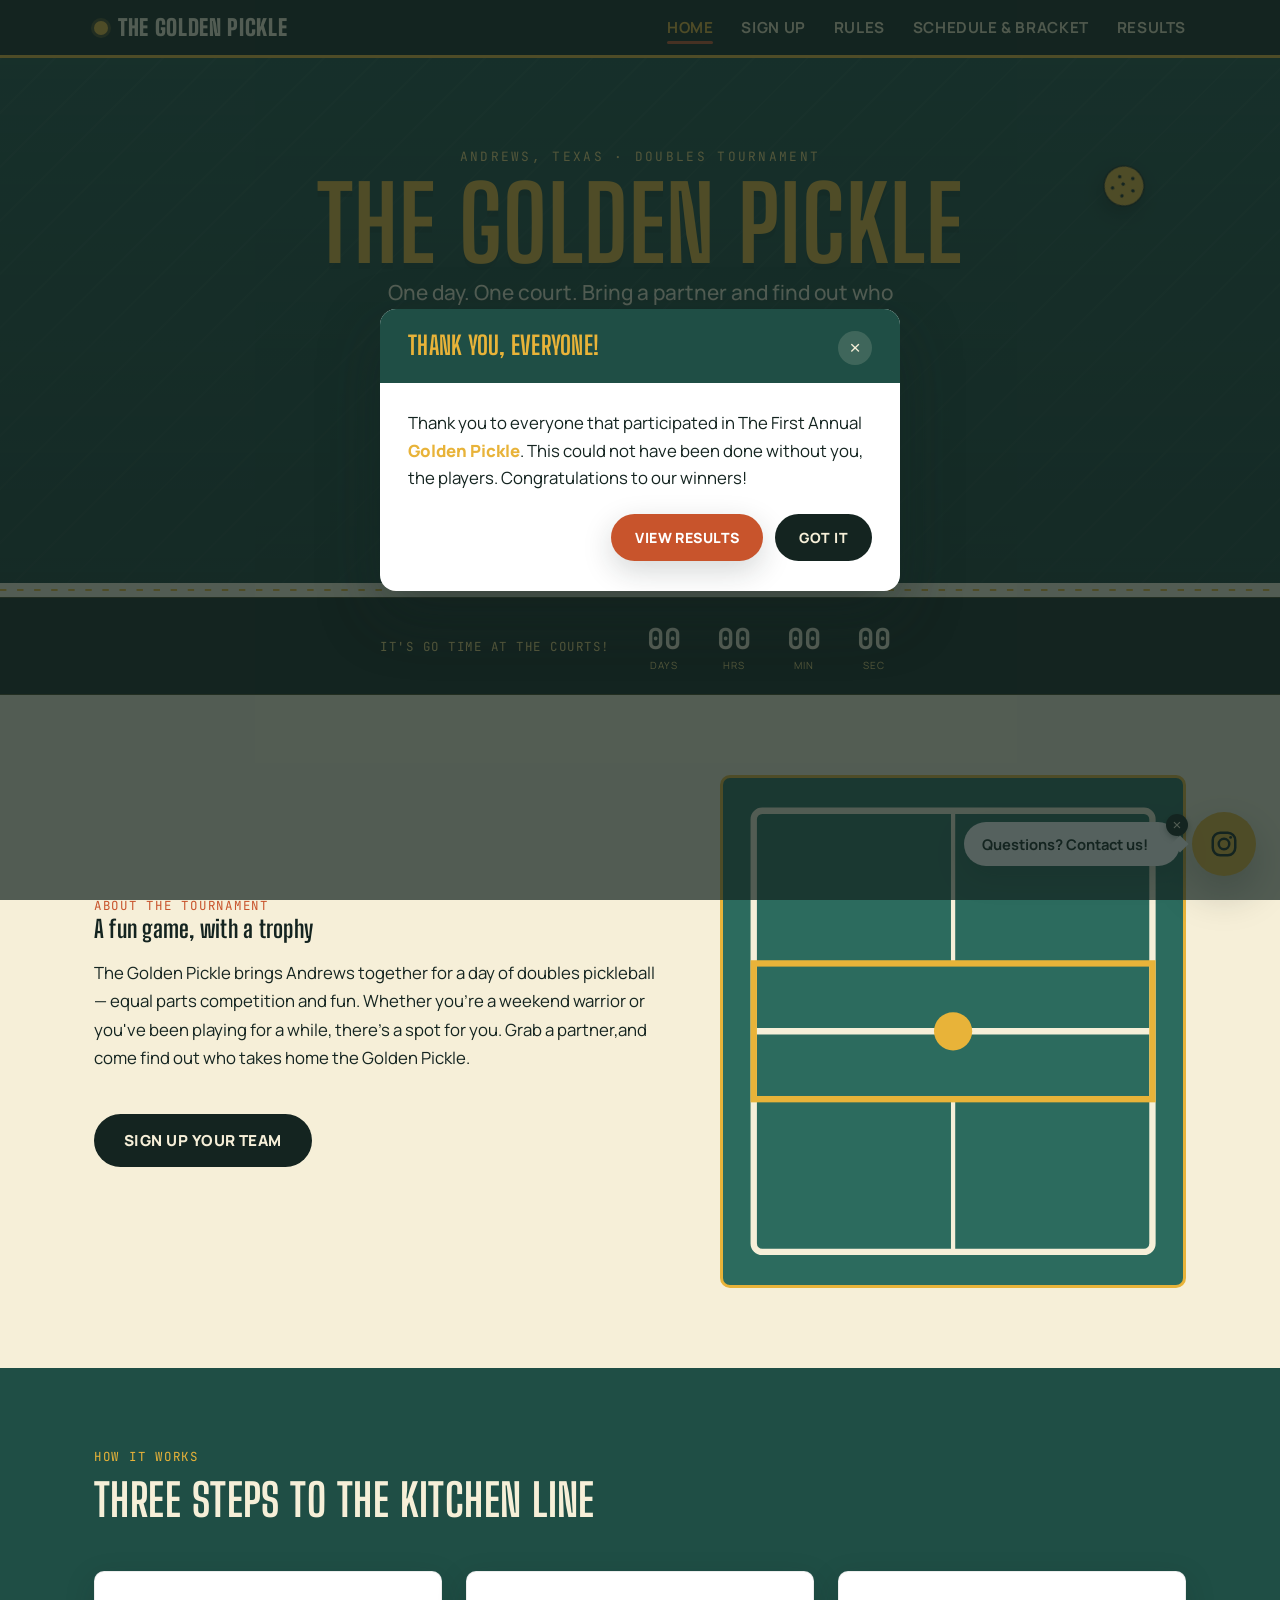
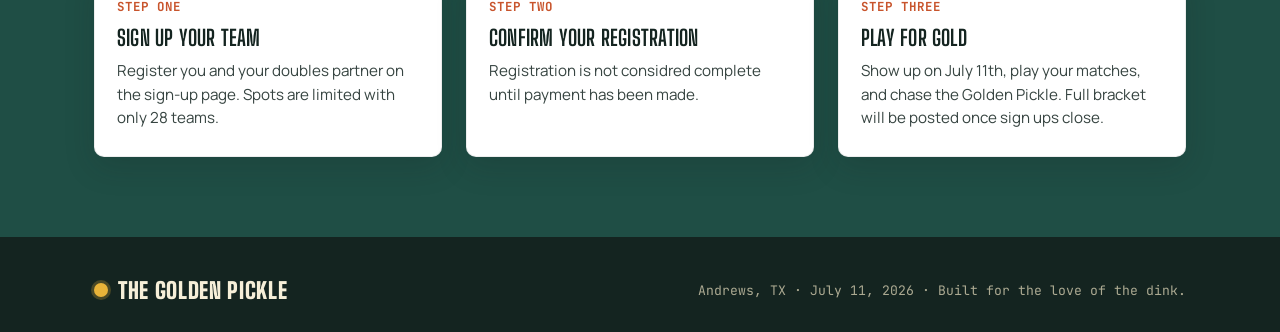
<file: index.html>
<!DOCTYPE html>
<html lang="en">
<head>
<meta charset="UTF-8">
<meta name="viewport" content="width=device-width, initial-scale=1.0">
<title>The Golden Pickle — Andrews, TX Pickleball Tournament</title>
<meta name="description" content="The Golden Pickle doubles pickleball tournament — July 11, 2026 at the Andrews, TX pickleball courts. Sign up, check the schedule, and follow the results.">
<link rel="stylesheet" href="css/style.css">
</head>
<body>

<header class="site-nav">
  <div class="wrap">
    <a href="index.html" class="brand"><span class="ball-dot"></span> The Golden Pickle</a>
    <button class="nav-toggle" aria-label="Toggle menu" aria-expanded="false">☰</button>
    <ul class="nav-links">
      <li><a href="index.html" class="active">Home</a></li>
      <li><a href="signup.html">Sign Up</a></li>
      <li><a href="rules.html">Rules</a></li>
      <li><a href="schedule.html">Schedule & Bracket</a></li>
      <li><a href="results.html">Results</a></li>
    </ul>
  </div>
</header>

<section class="hero">
  <div class="ball-arc" aria-hidden="true">
    <svg viewBox="0 0 64 64"><circle cx="32" cy="32" r="28" fill="#E8B339" stroke="#142420" stroke-width="2"/>
      <circle cx="22" cy="22" r="2.4" fill="#142420"/><circle cx="40" cy="18" r="2.4" fill="#142420"/>
      <circle cx="46" cy="34" r="2.4" fill="#142420"/><circle cx="34" cy="46" r="2.4" fill="#142420"/>
      <circle cx="18" cy="40" r="2.4" fill="#142420"/><circle cx="30" cy="30" r="2.4" fill="#142420"/>
    </svg>
  </div>
  <div class="wrap hero-inner">
    <div class="hero-eyebrow">Andrews, Texas · Doubles Tournament</div>
    <h1>The Golden Pickle</h1>
    <p class="hero-sub">One day. One court. Bring a partner and find out who really runs Andrews pickleball.</p>
    <div class="chip-row">
      <div class="chip"><span class="chip-label">Date</span><span class="chip-value" data-event-date>July 11, 2026</span></div>
      <div class="chip"><span class="chip-label">Location</span><span class="chip-value" data-event-city>Andrews, TX</span></div>
      <div class="chip"><span class="chip-label">Format</span><span class="chip-value" data-event-format>Doubles</span></div>
    </div>
    <div class="hero-ctas">
      <a href="signup.html" class="btn btn-primary">Sign Up Your Team</a>
      <a href="schedule.html" class="btn btn-outline">See Bracket & Schedule</a>
    </div>
  </div>
</section>

<svg class="kitchen-line" viewBox="0 0 1200 14" preserveAspectRatio="none" aria-hidden="true">
  <path d="M0,7 H1200" />
</svg>

<div class="countdown-strip">
  <div class="wrap" data-countdown>
    <span class="countdown-label" data-countdown-label>Countdown to kitchen-side kickoff</span>
    <div class="countdown-units">
      <div class="countdown-unit"><span class="num" data-d>00</span><span class="lbl">Days</span></div>
      <div class="countdown-unit"><span class="num" data-h>00</span><span class="lbl">Hrs</span></div>
      <div class="countdown-unit"><span class="num" data-m>00</span><span class="lbl">Min</span></div>
      <div class="countdown-unit"><span class="num" data-s>00</span><span class="lbl">Sec</span></div>
    </div>
  </div>
</div>

<section class="section section-cream">
  <div class="wrap cols-2">
    <div>
      <div class="section-eyebrow">About the tournament</div>
      <h2>A fun game, with a trophy</h2>
      <p style="line-height:1.7; margin-top:16px; font-size:1.05rem;">
        The Golden Pickle brings Andrews together for a day of doubles pickleball —
        equal parts competition and fun. Whether you're a weekend
        warrior or you've been playing for a while, there's a spot
        for you. Grab a partner,and come find out who takes home the 
        Golden Pickle.
      </p>
      <a href="signup.html" class="btn btn-dark" style="margin-top:24px;">Sign Up Your Team</a>
    </div>
    <div class="court-diagram" aria-hidden="true">
      <svg viewBox="0 0 200 220" width="100%">
        <rect x="6" y="6" width="188" height="208" rx="4" fill="none" stroke="#F6EFD8" stroke-width="3"/>
        <line x1="6" y1="110" x2="194" y2="110" stroke="#F6EFD8" stroke-width="3"/>
        <line x1="100" y1="6" x2="100" y2="78" stroke="#F6EFD8" stroke-width="2"/>
        <line x1="100" y1="142" x2="100" y2="214" stroke="#F6EFD8" stroke-width="2"/>
        <rect x="6" y="78" width="188" height="64" fill="none" stroke="#E8B339" stroke-width="3"/>
        <circle cx="100" cy="110" r="9" fill="#E8B339"/>
      </svg>
    </div>
  </div>
</section>

<section class="section section-court">
  <div class="wrap">
    <div class="section-head">
      <div class="section-eyebrow">How it works</div>
      <h2>Three steps to the kitchen line</h2>
    </div>
    <div class="steps">
      <div class="step-card">
        <div class="step-tag">Step One</div>
        <h3>Sign up your team</h3>
        <p>Register you and your doubles partner on the sign-up page. Spots are limited with only 28 teams.</p>
      </div>
      <div class="step-card">
        <div class="step-tag">Step Two</div>
        <h3>Confirm your registration</h3>
        <p>Registration is not considred complete until payment has been made.</p>
      </div>
      <div class="step-card">
        <div class="step-tag">Step Three</div>
        <h3>Play for gold</h3>
        <p>Show up on July 11th, play your matches, and chase the Golden Pickle. Full bracket will be posted once sign ups close.</p>
      </div>
    </div>
  </div>
</section>

<footer class="site-footer">
  <div class="wrap">
    <div class="brand"><span class="ball-dot"></span> The Golden Pickle</div>
    <div class="footer-fine">Andrews, TX · July 11, 2026 · Built for the love of the dink.</div>
  </div>
</footer>

<div class="social-fab-wrap" id="social-fab-wrap">
  <div class="social-bubble" id="social-bubble">
    <button class="social-bubble-close" id="social-bubble-close" type="button" aria-label="Dismiss">&times;</button>
    <span>Questions? Contact us!</span>
  </div>
  <a class="social-fab" href="https://www.instagram.com/andrewstxpickleball/" target="_blank" rel="noopener noreferrer" aria-label="Visit The Golden Pickle on Instagram">
    <svg viewBox="0 0 24 24" width="30" height="30" fill="none" stroke="currentColor" stroke-width="2" stroke-linecap="round" stroke-linejoin="round" aria-hidden="true">
      <rect x="3" y="3" width="18" height="18" rx="6"/>
      <circle cx="12" cy="12" r="4.2"/>
      <circle cx="17.3" cy="6.7" r="1.15" fill="currentColor" stroke="none"/>
    </svg>
  </a>
</div>


<script src="js/data.js"></script>
<script src="js/main.js"></script>
</body>
</html>
</file>
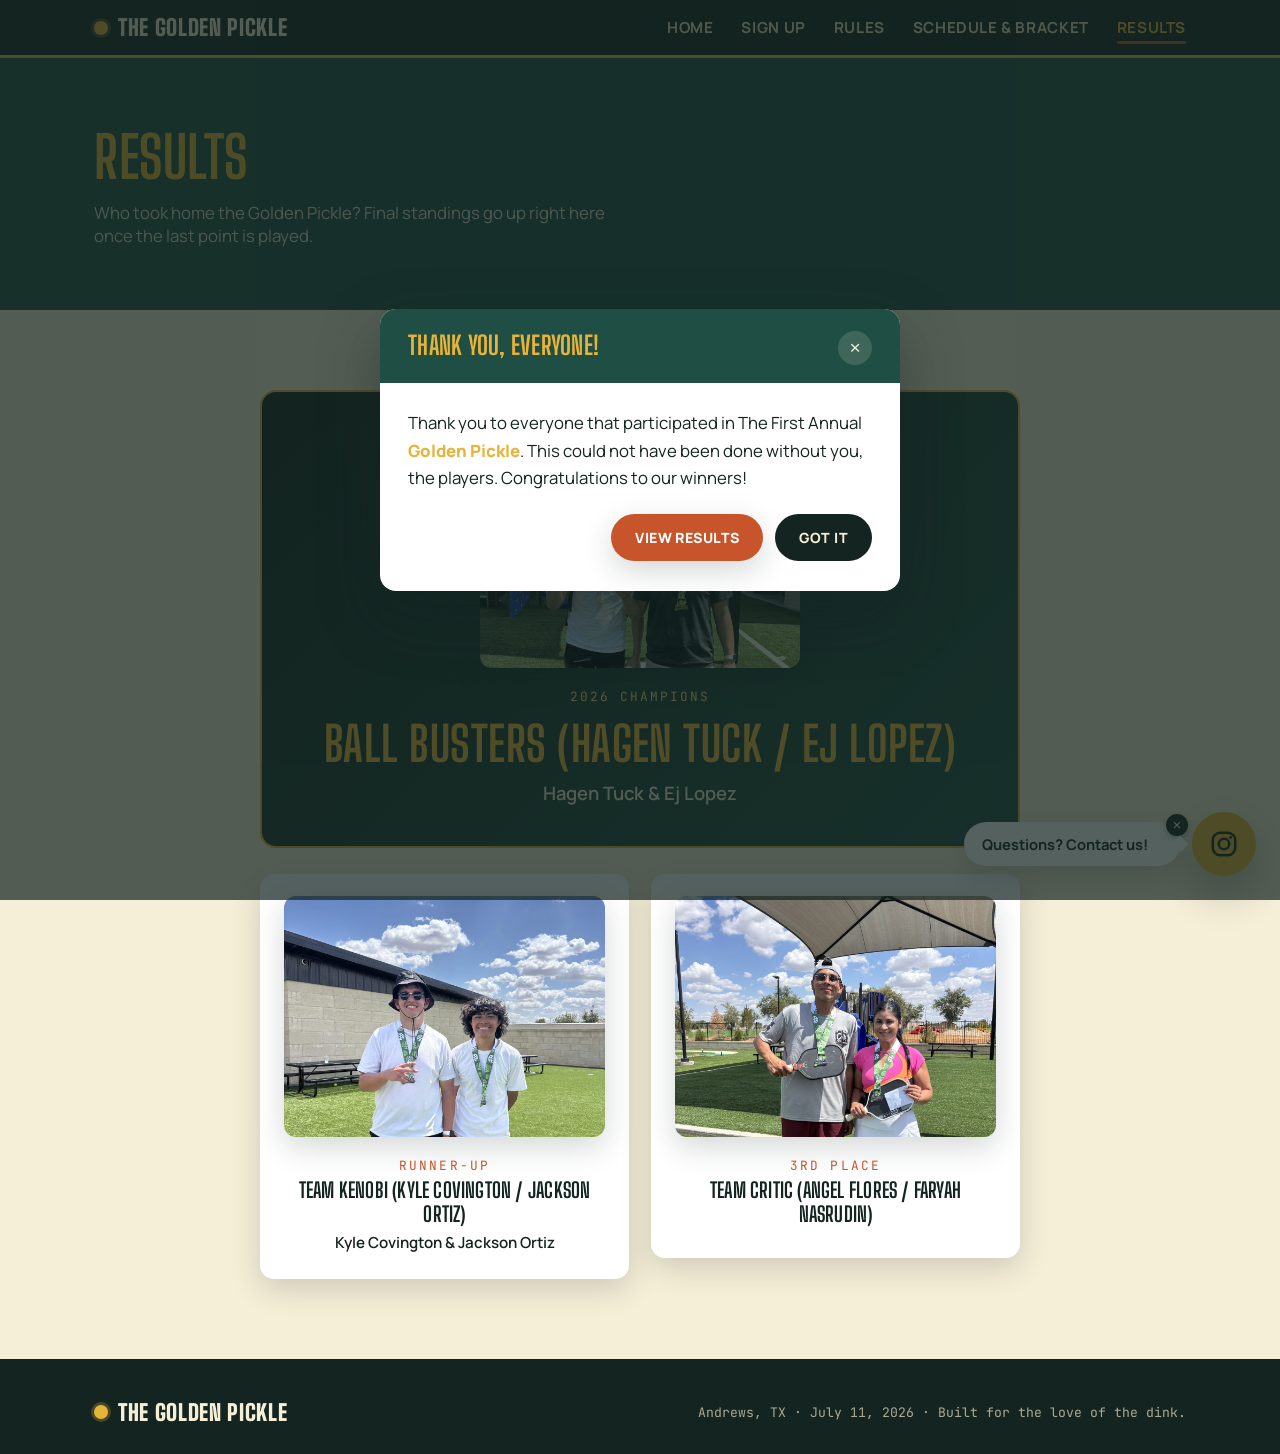
<file: results.html>
<!DOCTYPE html>
<html lang="en">
<head>
<meta charset="UTF-8">
<meta name="viewport" content="width=device-width, initial-scale=1.0">
<title>Results — The Golden Pickle</title>
<meta name="description" content="Final results and champions of The Golden Pickle pickleball tournament in Andrews, TX.">
<link rel="stylesheet" href="css/style.css">
</head>
<body>

<header class="site-nav">
  <div class="wrap">
    <a href="index.html" class="brand"><span class="ball-dot"></span> The Golden Pickle</a>
    <button class="nav-toggle" aria-label="Toggle menu" aria-expanded="false">&#9776;</button>
    <ul class="nav-links">
      <li><a href="index.html">Home</a></li>
      <li><a href="signup.html">Sign Up</a></li>
      <li><a href="rules.html">Rules</a></li>
      <li><a href="schedule.html">Schedule &amp; Bracket</a></li>
      <li><a href="results.html" class="active">Results</a></li>
    </ul>
  </div>
</header>

<section class="page-strip">
  <div class="wrap">
    <h1>Results</h1>
    <p>Who took home the Golden Pickle? Final standings go up right here once the last point is played.</p>
  </div>
</section>

<section class="section section-cream">
  <div class="wrap">

    <div data-results-empty class="empty-state">
      <div class="ball-icon">
        <svg viewBox="0 0 64 64"><circle cx="32" cy="32" r="28" fill="#E8B339" stroke="#142420" stroke-width="2"/>
          <circle cx="22" cy="22" r="2.4" fill="#142420"/><circle cx="40" cy="18" r="2.4" fill="#142420"/>
          <circle cx="46" cy="34" r="2.4" fill="#142420"/><circle cx="34" cy="46" r="2.4" fill="#142420"/>
        </svg>
      </div>
      <h3>No results yet</h3>
      <p>The Golden Pickle hasn't been played yet — results will be posted here right after the final match on July 11th.</p>
    </div>

    <div data-results-render style="display:none;"></div>

  </div>
</section>

<footer class="site-footer">
  <div class="wrap">
    <div class="brand"><span class="ball-dot"></span> The Golden Pickle</div>
    <div class="footer-fine">Andrews, TX &middot; July 11, 2026 &middot; Built for the love of the dink.</div>
  </div>
</footer>

<div class="social-fab-wrap" id="social-fab-wrap">
  <div class="social-bubble" id="social-bubble">
    <button class="social-bubble-close" id="social-bubble-close" type="button" aria-label="Dismiss">&times;</button>
    <span>Questions? Contact us!</span>
  </div>
  <a class="social-fab" href="https://www.instagram.com/andrewstxpickleball/" target="_blank" rel="noopener noreferrer" aria-label="Visit The Golden Pickle on Instagram">
    <svg viewBox="0 0 24 24" width="30" height="30" fill="none" stroke="currentColor" stroke-width="2" stroke-linecap="round" stroke-linejoin="round" aria-hidden="true">
      <rect x="3" y="3" width="18" height="18" rx="6"/>
      <circle cx="12" cy="12" r="4.2"/>
      <circle cx="17.3" cy="6.7" r="1.15" fill="currentColor" stroke="none"/>
    </svg>
  </a>
</div>


<script src="js/data.js"></script>
<script src="js/main.js"></script>
</body>
</html>
</file>
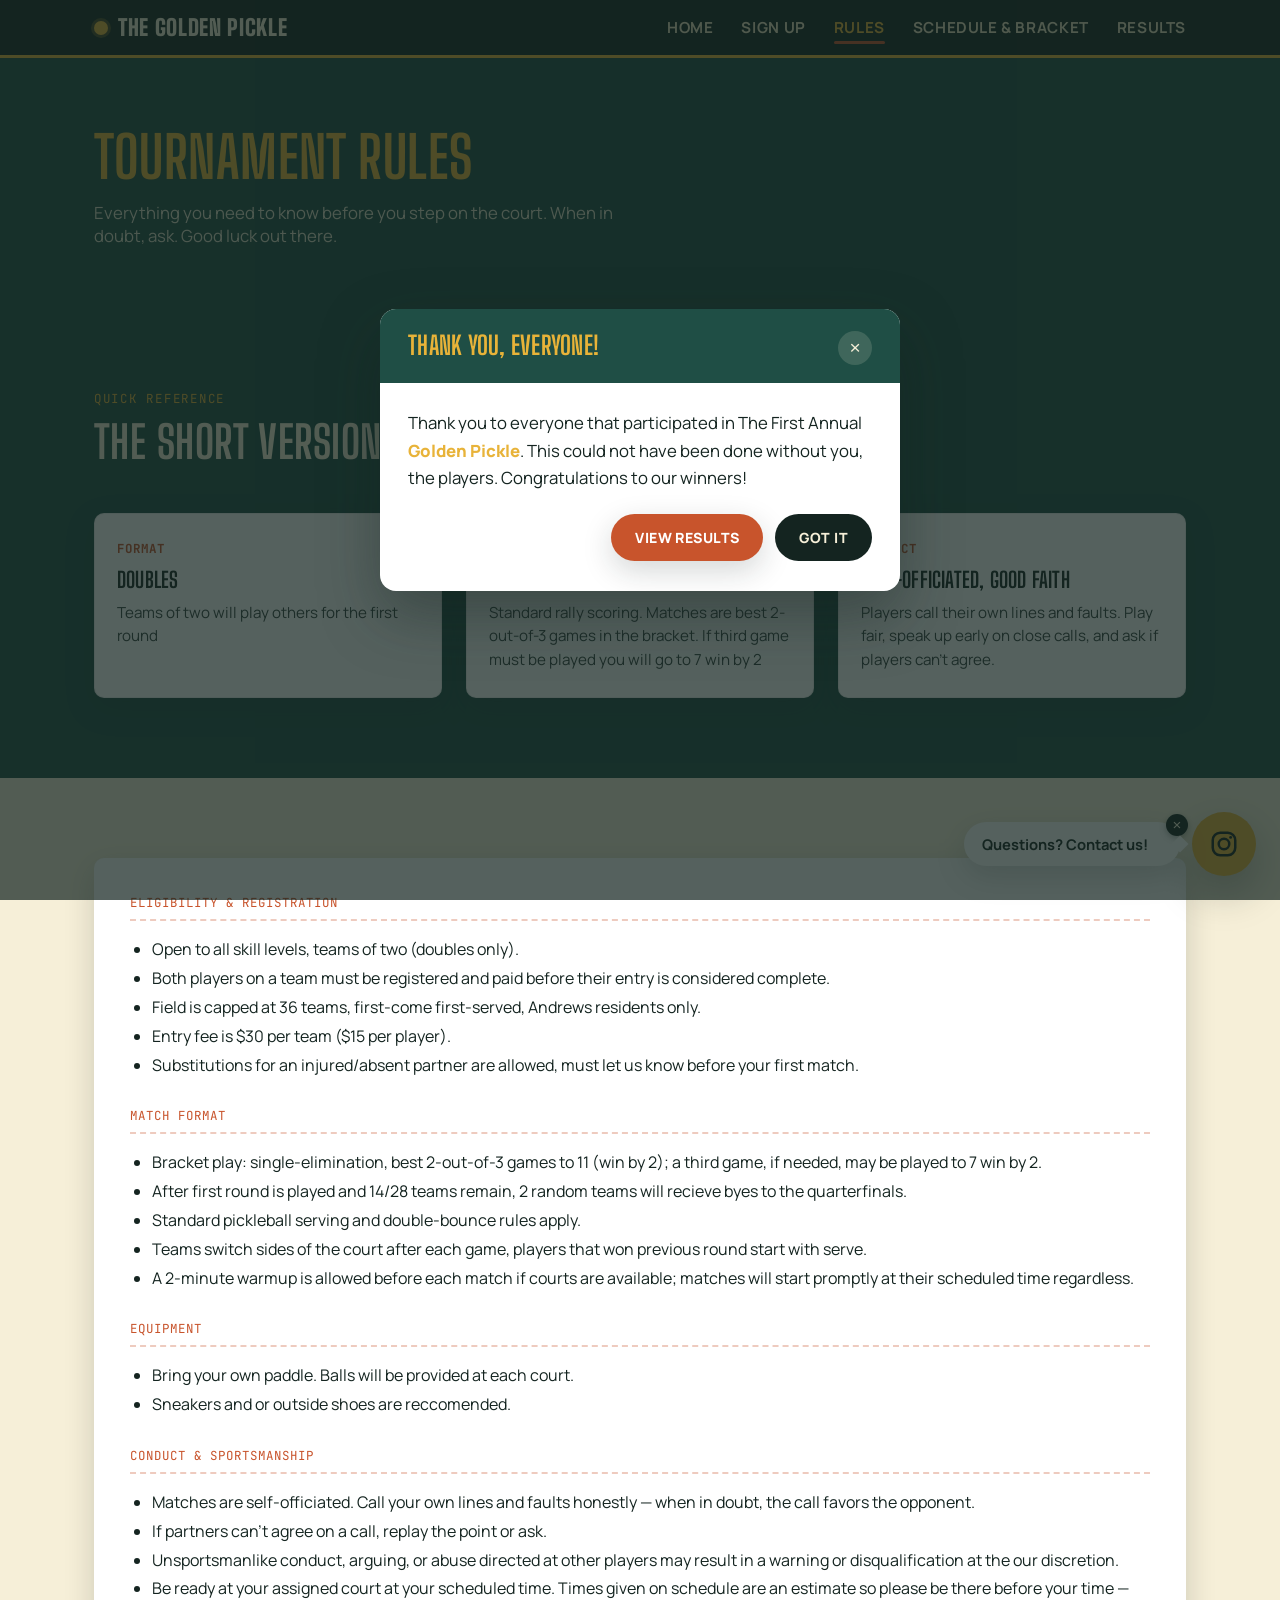
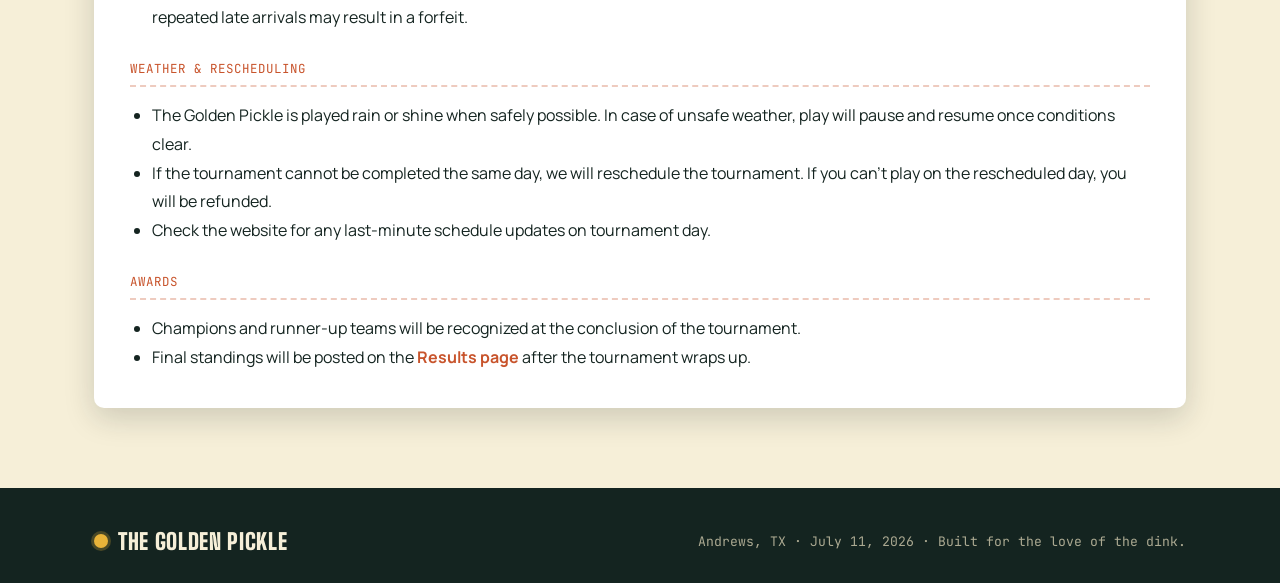
<file: rules.html>
<!DOCTYPE html>
<html lang="en">
<head>
<meta charset="UTF-8">
<meta name="viewport" content="width=device-width, initial-scale=1.0">
<title>Rules — The Golden Pickle</title>
<meta name="description" content="Tournament rules and format for The Golden Pickle doubles pickleball tournament in Andrews, TX.">
<link rel="stylesheet" href="css/style.css">
</head>
<body>

<header class="site-nav">
  <div class="wrap">
    <a href="index.html" class="brand"><span class="ball-dot"></span> The Golden Pickle</a>
    <button class="nav-toggle" aria-label="Toggle menu" aria-expanded="false">&#9776;</button>
    <ul class="nav-links">
      <li><a href="index.html">Home</a></li>
      <li><a href="signup.html">Sign Up</a></li>
      <li><a href="rules.html" class="active">Rules</a></li>
      <li><a href="schedule.html">Schedule &amp; Bracket</a></li>
      <li><a href="results.html">Results</a></li>
    </ul>
  </div>
</header>

<section class="page-strip">
  <div class="wrap">
    <h1>Tournament Rules</h1>
    <p>Everything you need to know before you step on the court. When in doubt, ask. Good luck out there.</p>
  </div>
</section>

<!--
  EDITING THIS PAGE: everything below is plain text — find the line you
  want to change, edit the words between the tags, and leave the tags
  ( <h3>, <p>, <li>, etc. ) where they are. Nothing here is pulled from
  js/data.js, so changes only need to happen in this file.
-->

<section class="section section-court">
  <div class="wrap">
    <div class="section-head">
      <div class="section-eyebrow">Quick reference</div>
      <h2>The short version</h2>
    </div>
    <div class="steps">
      <div class="step-card">
        <div class="step-tag">Format</div>
        <h3>Doubles</h3>
        <p>Teams of two will play others for the first round</p>
      </div>
      <div class="step-card">
        <div class="step-tag">Scoring</div>
        <h3>Games to 11, Win by 2</h3>
        <p>Standard rally scoring. Matches are best 2-out-of-3 games in the bracket. If third game must be played you will go to 7 win by 2</p>
      </div>
      <div class="step-card">
        <div class="step-tag">Conduct</div>
        <h3>Self-Officiated, Good Faith</h3>
        <p>Players call their own lines and faults. Play fair, speak up early on close calls, and ask if players can't agree.</p>
      </div>
    </div>
  </div>
</section>

<section class="section section-cream">
  <div class="wrap">
    <div class="form-card">

      <div class="form-section-title">Eligibility &amp; Registration</div>
      <ul style="line-height:1.8; margin: 0 0 20px; padding-left: 22px;">
        <li>Open to all skill levels, teams of two (doubles only).</li>
        <li>Both players on a team must be registered and paid before their entry is considered complete.</li>
        <li>Field is capped at 36 teams, first-come first-served, Andrews residents only.</li>
        <li>Entry fee is $30 per team ($15 per player).</li>
        <li>Substitutions for an injured/absent partner are allowed, must let us know before your first match.</li>
      </ul>

      <div class="form-section-title">Match Format</div>
      <ul style="line-height:1.8; margin: 0 0 20px; padding-left: 22px;">
        <li>Bracket play: single-elimination, best 2-out-of-3 games to 11 (win by 2); a third game, if needed, may be played to 7 win by 2.</li>
        <li>After first round is played and 14/28 teams remain, 2 random teams will recieve byes to the quarterfinals.</li>
        <li>Standard pickleball serving and double-bounce rules apply.</li>
        <li>Teams switch sides of the court after each game, players that won previous round start with serve.</li>
        <li>A 2-minute warmup is allowed before each match if courts are available; matches will start promptly at their scheduled time regardless.</li>
      </ul>

      <div class="form-section-title">Equipment</div>
      <ul style="line-height:1.8; margin: 0 0 20px; padding-left: 22px;">
        <li>Bring your own paddle. Balls will be provided at each court.</li>
        <li>Sneakers and or outside shoes are reccomended.</li>
      </ul>

      <div class="form-section-title">Conduct &amp; Sportsmanship</div>
      <ul style="line-height:1.8; margin: 0 0 20px; padding-left: 22px;">
        <li>Matches are self-officiated. Call your own lines and faults honestly — when in doubt, the call favors the opponent.</li>
        <li>If partners can't agree on a call, replay the point or ask.</li>
        <li>Unsportsmanlike conduct, arguing, or abuse directed at other players may result in a warning or disqualification at the our discretion.</li>
        <li>Be ready at your assigned court at your scheduled time. Times given on schedule are an estimate so please be there before your time — repeated late arrivals may result in a forfeit.</li>
      </ul>

      <div class="form-section-title">Weather &amp; Rescheduling</div>
      <ul style="line-height:1.8; margin: 0 0 20px; padding-left: 22px;">
        <li>The Golden Pickle is played rain or shine when safely possible. In case of unsafe weather, play will pause and resume once conditions clear.</li>
        <li>If the tournament cannot be completed the same day, we will reschedule the tournament. If you can't play on the rescheduled day, you will be refunded.</li>
        <li>Check the website for any last-minute schedule updates on tournament day.</li>
      </ul>

      <div class="form-section-title">Awards</div>
      <ul style="line-height:1.8; margin: 0; padding-left: 22px;">
        <li>Champions and runner-up teams will be recognized at the conclusion of the tournament.</li>
        <li>Final standings will be posted on the <a href="results.html" style="color: var(--dust); font-weight:700;">Results page</a> after the tournament wraps up.</li>
      </ul>

    </div>
  </div>
</section>

<footer class="site-footer">
  <div class="wrap">
    <div class="brand"><span class="ball-dot"></span> The Golden Pickle</div>
    <div class="footer-fine">Andrews, TX &middot; July 11, 2026 &middot; Built for the love of the dink.</div>
  </div>
</footer>

<div class="social-fab-wrap" id="social-fab-wrap">
  <div class="social-bubble" id="social-bubble">
    <button class="social-bubble-close" id="social-bubble-close" type="button" aria-label="Dismiss">&times;</button>
    <span>Questions? Contact us!</span>
  </div>
  <a class="social-fab" href="https://www.instagram.com/andrewstxpickleball/" target="_blank" rel="noopener noreferrer" aria-label="Visit The Golden Pickle on Instagram">
    <svg viewBox="0 0 24 24" width="30" height="30" fill="none" stroke="currentColor" stroke-width="2" stroke-linecap="round" stroke-linejoin="round" aria-hidden="true">
      <rect x="3" y="3" width="18" height="18" rx="6"/>
      <circle cx="12" cy="12" r="4.2"/>
      <circle cx="17.3" cy="6.7" r="1.15" fill="currentColor" stroke="none"/>
    </svg>
  </a>
</div>


<script src="js/data.js"></script>
<script src="js/main.js"></script>
</body>
</html>
</file>
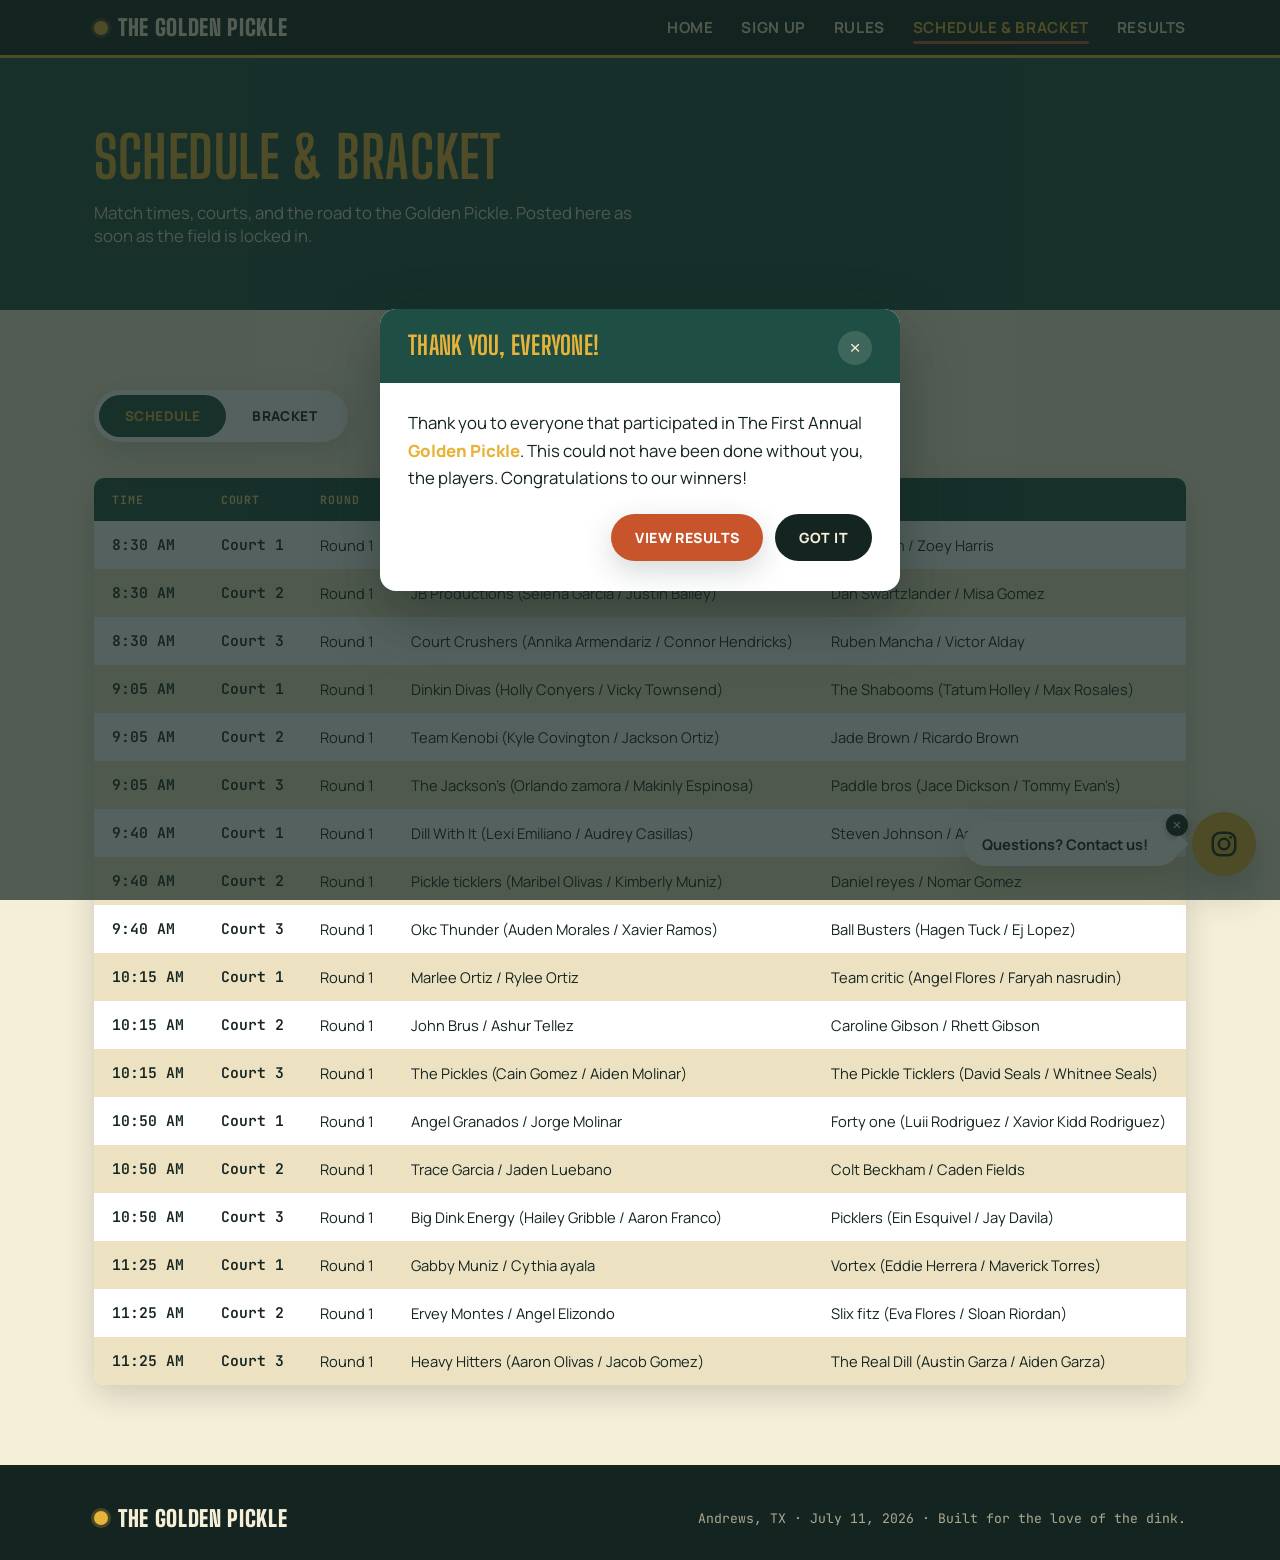
<file: schedule.html>
<!DOCTYPE html>
<html lang="en">
<head>
<meta charset="UTF-8">
<meta name="viewport" content="width=device-width, initial-scale=1.0">
<title>Schedule &amp; Bracket — The Golden Pickle</title>
<meta name="description" content="Match schedule and tournament bracket for The Golden Pickle pickleball tournament in Andrews, TX.">
<link rel="stylesheet" href="css/style.css">
</head>
<body>

<header class="site-nav">
  <div class="wrap">
    <a href="index.html" class="brand"><span class="ball-dot"></span> The Golden Pickle</a>
    <button class="nav-toggle" aria-label="Toggle menu" aria-expanded="false">&#9776;</button>
    <ul class="nav-links">
      <li><a href="index.html">Home</a></li>
      <li><a href="signup.html">Sign Up</a></li>
      <li><a href="rules.html">Rules</a></li>
      <li><a href="schedule.html" class="active">Schedule &amp; Bracket</a></li>
      <li><a href="results.html">Results</a></li>
    </ul>
  </div>
</header>

<section class="page-strip">
  <div class="wrap">
    <h1>Schedule &amp; Bracket</h1>
    <p>Match times, courts, and the road to the Golden Pickle. Posted here as soon as the field is locked in.</p>
  </div>
</section>

<section class="section section-cream">
  <div class="wrap">

    <div class="tabs">
      <button class="tab-btn active" data-tab="panel-schedule">Schedule</button>
      <button class="tab-btn" data-tab="panel-bracket">Bracket</button>
    </div>

    <div class="tab-panel active" id="panel-schedule">
      <div data-schedule-empty class="empty-state">
        <div class="ball-icon">
          <svg viewBox="0 0 64 64"><circle cx="32" cy="32" r="28" fill="#E8B339" stroke="#142420" stroke-width="2"/>
            <circle cx="22" cy="22" r="2.4" fill="#142420"/><circle cx="40" cy="18" r="2.4" fill="#142420"/>
            <circle cx="46" cy="34" r="2.4" fill="#142420"/><circle cx="34" cy="46" r="2.4" fill="#142420"/>
          </svg>
        </div>
        <h3>Schedule not posted yet</h3>
        <p>We're still locking in registrations. Check back closer to July 11th, or watch for an email once match times go up.</p>
      </div>
      <div data-schedule-render style="display:none;"></div>
    </div>

    <div class="tab-panel" id="panel-bracket">
      <div data-bracket-empty class="empty-state">
        <div class="ball-icon">
          <svg viewBox="0 0 64 64"><circle cx="32" cy="32" r="28" fill="#E8B339" stroke="#142420" stroke-width="2"/>
            <circle cx="22" cy="22" r="2.4" fill="#142420"/><circle cx="40" cy="18" r="2.4" fill="#142420"/>
            <circle cx="46" cy="34" r="2.4" fill="#142420"/><circle cx="34" cy="46" r="2.4" fill="#142420"/>
          </svg>
        </div>
        <h3>Bracket not set yet</h3>
        <p>The bracket goes up once registration closes and seeding is finalized. Come back soon!</p>
      </div>
      <div data-bracket-render style="display:none;"></div>
    </div>

  </div>
</section>

<footer class="site-footer">
  <div class="wrap">
    <div class="brand"><span class="ball-dot"></span> The Golden Pickle</div>
    <div class="footer-fine">Andrews, TX &middot; July 11, 2026 &middot; Built for the love of the dink.</div>
  </div>
</footer>

<div class="social-fab-wrap" id="social-fab-wrap">
  <div class="social-bubble" id="social-bubble">
    <button class="social-bubble-close" id="social-bubble-close" type="button" aria-label="Dismiss">&times;</button>
    <span>Questions? Contact us!</span>
  </div>
  <a class="social-fab" href="https://www.instagram.com/andrewstxpickleball/" target="_blank" rel="noopener noreferrer" aria-label="Visit The Golden Pickle on Instagram">
    <svg viewBox="0 0 24 24" width="30" height="30" fill="none" stroke="currentColor" stroke-width="2" stroke-linecap="round" stroke-linejoin="round" aria-hidden="true">
      <rect x="3" y="3" width="18" height="18" rx="6"/>
      <circle cx="12" cy="12" r="4.2"/>
      <circle cx="17.3" cy="6.7" r="1.15" fill="currentColor" stroke="none"/>
    </svg>
  </a>
</div>


<script src="js/data.js"></script>
<script src="js/main.js"></script>
</body>
</html>
</file>
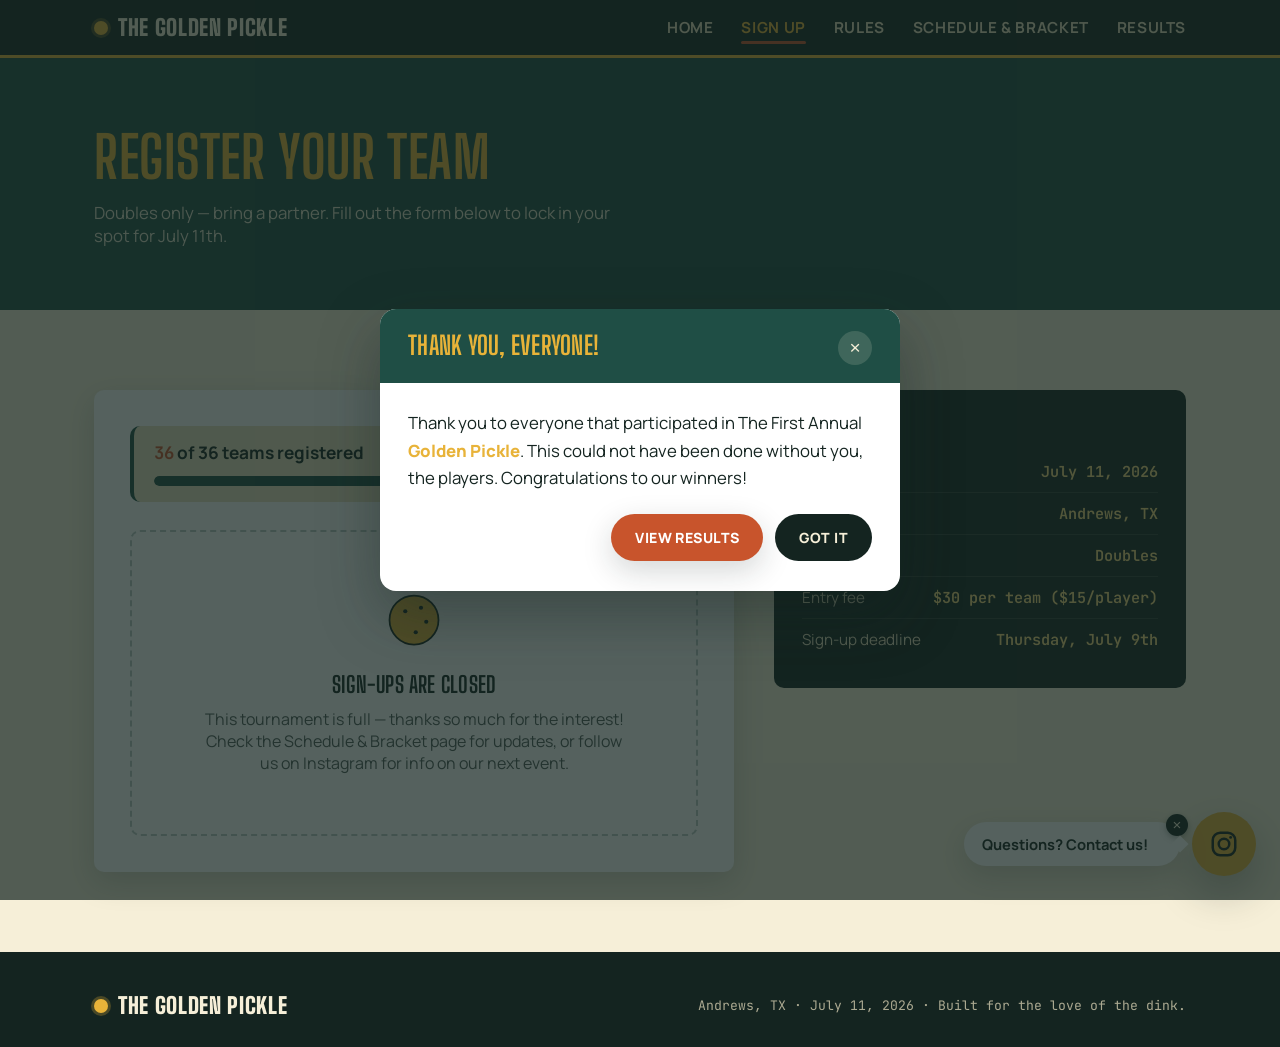
<file: signup.html>
<!DOCTYPE html>
<html lang="en">
<head>
<meta charset="UTF-8">
<meta name="viewport" content="width=device-width, initial-scale=1.0">
<title>Sign Up — The Golden Pickle</title>
<meta name="description" content="Register your doubles team for The Golden Pickle pickleball tournament in Andrews, TX on July 11, 2026.">
<link rel="stylesheet" href="css/style.css">
</head>
<body>

<header class="site-nav">
  <div class="wrap">
    <a href="index.html" class="brand"><span class="ball-dot"></span> The Golden Pickle</a>
    <button class="nav-toggle" aria-label="Toggle menu" aria-expanded="false">&#9776;</button>
    <ul class="nav-links">
      <li><a href="index.html">Home</a></li>
      <li><a href="signup.html" class="active">Sign Up</a></li>
      <li><a href="rules.html">Rules</a></li>
      <li><a href="schedule.html">Schedule &amp; Bracket</a></li>
      <li><a href="results.html">Results</a></li>
    </ul>
  </div>
</header>

<section class="page-strip">
  <div class="wrap">
    <h1>Register Your Team</h1>
    <p>Doubles only — bring a partner. Fill out the form below to lock in your spot for July 11th.</p>
  </div>
</section>

<section class="section section-cream">
  <div class="wrap signup-layout">

    <div class="form-card">
      <div class="teams-counter" data-teams-counter>
        <div class="teams-counter-top">
          <span class="teams-counter-headline"><strong data-teams-count>0</strong> of <span data-teams-max>28</span> teams registered</span>
          <span class="teams-counter-sub" data-teams-left>Spots left</span>
        </div>
        <div class="teams-counter-track">
          <div class="teams-counter-fill" data-teams-fill></div>
        </div>
      </div>
      <div class="gform-embed" data-signup-form>
        <iframe src="https://docs.google.com/forms/d/e/1FAIpQLSeI80qPkJPK4x688ueEkDYBafNrha4O1V3-MK8XJesMT_MrQA/viewform?embedded=true" width="640" height="1031" frameborder="0" marginheight="0" marginwidth="0" title="The Golden Pickle team registration form">Loading…</iframe>
      </div>
      <div class="empty-state" data-signup-closed style="display:none;">
        <div class="ball-icon">
          <svg viewBox="0 0 64 64"><circle cx="32" cy="32" r="28" fill="#E8B339" stroke="#142420" stroke-width="2"/>
            <circle cx="22" cy="22" r="2.4" fill="#142420"/><circle cx="40" cy="18" r="2.4" fill="#142420"/>
            <circle cx="46" cy="34" r="2.4" fill="#142420"/><circle cx="34" cy="46" r="2.4" fill="#142420"/>
          </svg>
        </div>
        <h3>Sign-Ups Are Closed</h3>
        <p data-signup-closed-message>This tournament is full!</p>
      </div>
    </div>

    <aside>
      <div class="side-card">
        <h3>Quick Facts</h3>
        <ul>
          <li><span>Date</span><span data-event-date>July 11, 2026</span></li>
          <li><span>Location</span><span data-event-city>Andrews, TX</span></li>
          <li><span>Format</span><span data-event-format>Doubles</span></li>
          <li><span>Entry fee</span><span data-event-fee>$30 per team ($15/player)</span></li>
          <li><span>Sign-up deadline</span><span data-event-deadline>Thursday, July 9th</span></li>
        </ul>
      </div>
    </aside>

  </div>
</section>

<footer class="site-footer">
  <div class="wrap">
    <div class="brand"><span class="ball-dot"></span> The Golden Pickle</div>
    <div class="footer-fine">Andrews, TX &middot; July 11, 2026 &middot; Built for the love of the dink.</div>
  </div>
</footer>

<div class="social-fab-wrap" id="social-fab-wrap">
  <div class="social-bubble" id="social-bubble">
    <button class="social-bubble-close" id="social-bubble-close" type="button" aria-label="Dismiss">&times;</button>
    <span>Questions? Contact us!</span>
  </div>
  <a class="social-fab" href="https://www.instagram.com/andrewstxpickleball/" target="_blank" rel="noopener noreferrer" aria-label="Visit The Golden Pickle on Instagram">
    <svg viewBox="0 0 24 24" width="30" height="30" fill="none" stroke="currentColor" stroke-width="2" stroke-linecap="round" stroke-linejoin="round" aria-hidden="true">
      <rect x="3" y="3" width="18" height="18" rx="6"/>
      <circle cx="12" cy="12" r="4.2"/>
      <circle cx="17.3" cy="6.7" r="1.15" fill="currentColor" stroke="none"/>
    </svg>
  </a>
</div>


<script src="js/data.js"></script>
<script src="js/main.js"></script>
</body>
</html>
</file>
<file: css/style.css>
/* ==========================================================================
   THE GOLDEN PICKLE — core stylesheet
   Palette: deep court teal, golden pickleball, West-Texas dust terracotta
   ========================================================================== */

@import url('https://fonts.googleapis.com/css2?family=Big+Shoulders+Display:wght@500;700;900&family=Manrope:wght@400;500;600;700;800&family=JetBrains+Mono:wght@400;500;700&display=swap');

:root{
  --court:        #1F4E45;
  --court-deep:   #142420;
  --court-light:  #2C6B5E;
  --gold:         #E8B339;
  --gold-light:   #F5D77E;
  --dust:         #C8542C;
  --dust-light:   #E07A4C;
  --cream:        #F6EFD8;
  --cream-dim:    #ECE2C2;
  --white:        #FFFFFF;
  --ink:          #142420;

  --font-display: 'Big Shoulders Display', sans-serif;
  --font-body:    'Manrope', sans-serif;
  --font-mono:    'JetBrains Mono', monospace;

  --max-w: 1140px;
  --radius: 10px;
  --shadow-soft: 0 10px 30px rgba(20, 36, 32, 0.18);
  --shadow-lift: 0 16px 40px rgba(20, 36, 32, 0.28);
}

*{ box-sizing: border-box; }
html{ scroll-behavior: smooth; }
body{
  margin: 0;
  font-family: var(--font-body);
  color: var(--ink);
  background: var(--cream);
  -webkit-font-smoothing: antialiased;
}
img{ max-width: 100%; display: block; }
a{ color: inherit; text-decoration: none; }
ul{ margin: 0; padding: 0; }
h1,h2,h3,h4{ margin: 0; font-family: var(--font-display); font-weight: 700; letter-spacing: 0.01em; }

.wrap{
  max-width: var(--max-w);
  margin: 0 auto;
  padding: 0 24px;
}

/* Focus visibility */
a:focus-visible, button:focus-visible, input:focus-visible, select:focus-visible, textarea:focus-visible{
  outline: 3px solid var(--gold);
  outline-offset: 2px;
}

/* ---------- Reduced motion ---------- */
@media (prefers-reduced-motion: reduce){
  *{ animation-duration: 0.001ms !important; animation-iteration-count: 1 !important; transition-duration: 0.001ms !important; scroll-behavior: auto !important; }
}

/* ==========================================================================
   NAV
   ========================================================================== */
.site-nav{
  position: sticky;
  top: 0;
  z-index: 100;
  background: var(--court-deep);
  border-bottom: 3px solid var(--gold);
}
.site-nav .wrap{
  display: flex;
  align-items: center;
  justify-content: space-between;
  padding-top: 14px;
  padding-bottom: 14px;
}
.brand{
  display: flex;
  align-items: center;
  gap: 10px;
  font-family: var(--font-display);
  font-weight: 900;
  font-size: 1.4rem;
  color: var(--cream);
  text-transform: uppercase;
  letter-spacing: 0.03em;
}
.brand .ball-dot{
  width: 14px; height: 14px;
  border-radius: 50%;
  background: var(--gold);
  box-shadow: 0 0 0 3px rgba(232,179,57,0.25);
  flex-shrink: 0;
}
.nav-links{
  display: flex;
  gap: 28px;
  list-style: none;
  font-weight: 700;
  font-size: 0.95rem;
  text-transform: uppercase;
  letter-spacing: 0.04em;
}
.nav-links a{
  color: var(--cream-dim);
  position: relative;
  padding-bottom: 6px;
  transition: color 0.2s ease;
}
.nav-links a:hover, .nav-links a.active{ color: var(--gold); }
.nav-links a.active::after{
  content: "";
  position: absolute;
  left: 0; right: 0; bottom: 0;
  height: 3px;
  background: var(--dust);
  border-radius: 2px;
}
.nav-toggle{
  display: none;
  background: none;
  border: none;
  color: var(--cream);
  font-size: 1.6rem;
  cursor: pointer;
}
@media (max-width: 760px){
  .nav-toggle{ display: block; }
  .nav-links{
    position: absolute;
    top: 100%;
    left: 0; right: 0;
    background: var(--court-deep);
    flex-direction: column;
    gap: 0;
    border-bottom: 3px solid var(--gold);
    max-height: 0;
    overflow: hidden;
    transition: max-height 0.3s ease;
  }
  .nav-links.open{ max-height: 320px; }
  .nav-links li{ width: 100%; }
  .nav-links a{
    display: block;
    padding: 16px 24px;
    border-top: 1px solid rgba(246,239,216,0.08);
  }
  .nav-links a.active::after{ display: none; }
}

/* ==========================================================================
   BUTTONS / CHIPS
   ========================================================================== */
.btn{
  display: inline-flex;
  align-items: center;
  gap: 8px;
  font-family: var(--font-body);
  font-weight: 800;
  font-size: 0.95rem;
  text-transform: uppercase;
  letter-spacing: 0.03em;
  padding: 14px 28px;
  border-radius: 999px;
  border: 2px solid transparent;
  cursor: pointer;
  transition: transform 0.18s ease, box-shadow 0.18s ease, background 0.18s ease;
}
.btn:hover{ transform: translateY(-2px); }
.btn:active{ transform: translateY(0); }
.btn-primary{
  background: var(--dust);
  color: var(--white);
  box-shadow: var(--shadow-soft);
}
.btn-primary:hover{ background: var(--dust-light); box-shadow: var(--shadow-lift); }
.btn-outline{
  background: transparent;
  border-color: var(--gold);
  color: var(--gold);
}
.btn-outline:hover{ background: rgba(232,179,57,0.12); }
.btn-dark{
  background: var(--court-deep);
  color: var(--cream);
}
.btn-dark:hover{ background: var(--court); }
.btn[disabled]{ opacity: 0.55; cursor: not-allowed; transform: none; }

.chip-row{ display: flex; flex-wrap: wrap; gap: 12px; }
.chip{
  display: flex;
  flex-direction: column;
  background: rgba(246,239,216,0.08);
  border: 1px solid rgba(232,179,57,0.4);
  border-radius: 8px;
  padding: 10px 18px;
  min-width: 140px;
}
.chip .chip-label{
  font-size: 0.68rem;
  text-transform: uppercase;
  letter-spacing: 0.08em;
  color: var(--gold-light);
  font-weight: 700;
}
.chip .chip-value{
  font-family: var(--font-mono);
  font-size: 0.95rem;
  color: var(--cream);
  margin-top: 2px;
}

/* ==========================================================================
   HERO (home page)
   ========================================================================== */
.hero{
  position: relative;
  background: var(--court);
  color: var(--cream);
  overflow: hidden;
  padding: 90px 0 70px;
}
.hero::before{
  /* court line texture */
  content: "";
  position: absolute;
  inset: 0;
  background-image:
    linear-gradient(rgba(20,36,32,0.0) 0%, rgba(20,36,32,0.45) 100%),
    repeating-linear-gradient(135deg, rgba(246,239,216,0.035) 0px, rgba(246,239,216,0.035) 2px, transparent 2px, transparent 38px);
  pointer-events: none;
}
.hero-inner{
  position: relative;
  z-index: 2;
  text-align: center;
}
.hero-eyebrow{
  font-family: var(--font-mono);
  text-transform: uppercase;
  letter-spacing: 0.18em;
  font-size: 0.8rem;
  color: var(--gold-light);
}
.hero h1{
  font-size: clamp(3.2rem, 9vw, 6.4rem);
  line-height: 0.95;
  color: var(--gold);
  text-transform: uppercase;
  margin: 10px 0 6px;
  text-shadow: 0 6px 0 rgba(20,36,32,0.25);
}
.hero-sub{
  font-size: clamp(1.05rem, 2vw, 1.3rem);
  color: var(--cream);
  max-width: 560px;
  margin: 0 auto 28px;
  font-weight: 500;
}
.hero .chip-row{ justify-content: center; margin: 30px 0 36px; }
.hero-ctas{
  display: flex;
  gap: 16px;
  justify-content: center;
  flex-wrap: wrap;
}

/* Bouncing ball arc animation */
.ball-arc{
  position: absolute;
  top: 18%;
  left: 8%;
  width: 46px;
  height: 46px;
  z-index: 3;
  animation: arc-in 1.6s cubic-bezier(.22,1.4,.36,1) forwards;
}
@keyframes arc-in{
  0%   { left: -10%; top: -10%; transform: rotate(0deg); opacity: 0; }
  55%  { left: 46%; top: 4%; transform: rotate(220deg); opacity: 1; }
  100% { left: 86%; top: 20%; transform: rotate(380deg); opacity: 1; }
}
.ball-arc svg{ width: 100%; height: 100%; filter: drop-shadow(0 8px 10px rgba(0,0,0,0.35)); }

@media (prefers-reduced-motion: reduce){
  .ball-arc{ animation: none; left: 86%; top: 20%; opacity: 1; }
}

/* kitchen-line divider with draw-in animation */
.kitchen-line{
  width: 100%;
  height: 14px;
  display: block;
}
.kitchen-line path{
  stroke: var(--gold);
  stroke-width: 2;
  fill: none;
  stroke-dasharray: 6 10;
  stroke-dashoffset: 1000;
  animation: draw 1.8s ease forwards;
  animation-delay: 0.3s;
}
@keyframes draw{ to{ stroke-dashoffset: 0; } }

/* Countdown ticker */
.countdown-strip{
  background: var(--court-deep);
  border-top: 1px solid rgba(232,179,57,0.25);
  border-bottom: 1px solid rgba(232,179,57,0.25);
  padding: 22px 0;
}
.countdown-strip .wrap{
  display: flex;
  align-items: center;
  justify-content: center;
  gap: 28px;
  flex-wrap: wrap;
}
.countdown-label{
  font-family: var(--font-mono);
  color: var(--gold-light);
  text-transform: uppercase;
  font-size: 0.78rem;
  letter-spacing: 0.12em;
}
.countdown-units{ display: flex; gap: 18px; }
.countdown-unit{ text-align: center; }
.countdown-unit .num{
  font-family: var(--font-mono);
  font-weight: 700;
  font-size: 1.8rem;
  color: var(--cream);
  min-width: 52px;
  display: inline-block;
}
.countdown-unit .lbl{
  display: block;
  font-size: 0.62rem;
  text-transform: uppercase;
  letter-spacing: 0.1em;
  color: var(--gold-light);
}

/* ==========================================================================
   SECTIONS
   ========================================================================== */
.section{ padding: 80px 0; }
.section-dark{ background: var(--court-deep); color: var(--cream); }
.section-cream{ background: var(--cream); }
.section-court{ background: var(--court); color: var(--cream); }

.section-head{ max-width: 640px; margin-bottom: 44px; }
.section-eyebrow{
  font-family: var(--font-mono);
  text-transform: uppercase;
  letter-spacing: 0.14em;
  font-size: 0.78rem;
  color: var(--dust);
}
.section-dark .section-eyebrow, .section-court .section-eyebrow{ color: var(--gold); }
.section-head h2{
  font-size: clamp(2rem, 4vw, 2.8rem);
  margin-top: 8px;
  text-transform: uppercase;
}
.section-head p{
  font-size: 1.05rem;
  line-height: 1.6;
  margin-top: 14px;
  opacity: 0.9;
}

.cols-2{
  display: grid;
  grid-template-columns: 1.1fr 0.9fr;
  gap: 56px;
  align-items: center;
}
@media (max-width: 800px){ .cols-2{ grid-template-columns: 1fr; } }

.court-diagram{
  background: var(--court-light);
  border: 3px solid var(--gold);
  border-radius: var(--radius);
  aspect-ratio: 20 / 22;
  display: flex;
  align-items: center;
  justify-content: center;
  padding: 18px;
}

.steps{
  display: grid;
  grid-template-columns: repeat(3, 1fr);
  gap: 24px;
}
@media (max-width: 760px){ .steps{ grid-template-columns: 1fr; } }
.step-card{
  background: var(--white);
  color: var(--ink);
  border: 1px solid rgba(20,36,32,0.08);
  border-radius: var(--radius);
  padding: 26px 22px;
  position: relative;
  box-shadow: var(--shadow-soft);
  transition: transform 0.2s ease;
}
.step-card:hover{ transform: translateY(-6px); }
.step-card .step-tag{
  font-family: var(--font-mono);
  color: var(--dust);
  font-weight: 700;
  font-size: 0.78rem;
  text-transform: uppercase;
  letter-spacing: 0.08em;
}
.step-card h3{
  font-size: 1.35rem;
  margin: 10px 0 8px;
  text-transform: uppercase;
}
.step-card p{ font-size: 0.95rem; line-height: 1.55; margin: 0; opacity: 0.85; }

/* location card */
.location-card{
  background: var(--white);
  border-radius: var(--radius);
  box-shadow: var(--shadow-soft);
  padding: 30px;
  display: grid;
  grid-template-columns: 1fr 1fr;
  gap: 30px;
  align-items: center;
}
@media (max-width: 760px){ .location-card{ grid-template-columns: 1fr; } }
.location-card iframe{ width: 100%; height: 260px; border: 0; border-radius: 8px; }
.location-facts dt{
  font-family: var(--font-mono);
  text-transform: uppercase;
  font-size: 0.72rem;
  letter-spacing: 0.08em;
  color: var(--dust);
  margin-top: 16px;
}
.location-facts dt:first-child{ margin-top: 0; }
.location-facts dd{ margin: 4px 0 0; font-size: 1.05rem; font-weight: 600; }

/* ==========================================================================
   FOOTER
   ========================================================================== */
.site-footer{
  background: var(--court-deep);
  color: var(--cream-dim);
  padding: 40px 0 28px;
}
.site-footer .wrap{
  display: flex;
  justify-content: space-between;
  flex-wrap: wrap;
  gap: 20px;
  align-items: center;
}
.site-footer .brand{ color: var(--cream); }
.footer-fine{ font-size: 0.82rem; opacity: 0.7; font-family: var(--font-mono); }

/* ==========================================================================
   PAGE HERO STRIP (signup / schedule / results)
   ========================================================================== */
.page-strip{
  background: var(--court);
  color: var(--cream);
  padding: 64px 0 46px;
  position: relative;
  overflow: hidden;
}
.page-strip h1{
  font-size: clamp(2.4rem, 6vw, 3.6rem);
  color: var(--gold);
  text-transform: uppercase;
}
.page-strip p{ max-width: 540px; opacity: 0.9; margin-top: 10px; font-size: 1.05rem; }

/* ==========================================================================
   SIGNUP FORM
   ========================================================================== */
.signup-layout{
  display: grid;
  grid-template-columns: 1.4fr 0.9fr;
  gap: 40px;
  align-items: start;
}
@media (max-width: 880px){ .signup-layout{ grid-template-columns: 1fr; } }

.form-card{
  background: var(--white);
  border-radius: var(--radius);
  box-shadow: var(--shadow-soft);
  padding: 36px;
}
.gform-embed{
  width: 100%;
  overflow-x: auto;
}
.gform-embed iframe{
  width: 100%;
  max-width: 640px;
  height: 1031px;
  border: 0;
  display: block;
  margin: 0 auto;
}

/* ---- Teams-registered counter banner (sign-up page) ---- */
.teams-counter{
  background: var(--cream-dim);
  border-left: 4px solid var(--dust);
  border-radius: 10px;
  padding: 16px 20px;
  margin-bottom: 28px;
}
.teams-counter-top{
  display: flex;
  justify-content: space-between;
  align-items: baseline;
  flex-wrap: wrap;
  gap: 6px 14px;
  margin-bottom: 12px;
}
.teams-counter-headline{
  font-size: clamp(0.95rem, 2.4vw, 1.08rem);
  font-weight: 700;
  color: var(--court-deep);
  line-height: 1.3;
}
.teams-counter-headline strong{
  font-family: var(--font-mono);
  font-weight: 700;
  color: var(--dust);
}
.teams-counter-sub{
  font-family: var(--font-mono);
  font-size: 0.75rem;
  font-weight: 700;
  text-transform: uppercase;
  letter-spacing: 0.06em;
  color: var(--dust);
  white-space: nowrap;
}
.teams-counter-track{
  height: 10px;
  background: rgba(20,36,32,0.1);
  border-radius: 999px;
  overflow: hidden;
}
.teams-counter-fill{
  height: 100%;
  width: 0%;
  background: linear-gradient(90deg, var(--gold), var(--dust));
  border-radius: 999px;
  transition: width 0.6s ease;
}
.teams-counter.is-full{
  border-left-color: var(--court);
}
.teams-counter.is-full .teams-counter-sub{ color: var(--court); }
.teams-counter.is-full .teams-counter-fill{ background: var(--court); }

@media (max-width: 480px){
  .teams-counter{ padding: 14px 16px; }
  .teams-counter-top{ flex-direction: column; align-items: flex-start; gap: 4px; }
}

.form-section-title{
  font-family: var(--font-mono);
  text-transform: uppercase;
  letter-spacing: 0.08em;
  font-size: 0.78rem;
  color: var(--dust);
  margin: 28px 0 14px;
  border-bottom: 2px dashed rgba(200,84,44,0.3);
  padding-bottom: 8px;
}
.form-section-title:first-child{ margin-top: 0; }
.field-grid{
  display: grid;
  grid-template-columns: 1fr 1fr;
  gap: 18px;
}
@media (max-width: 540px){ .field-grid{ grid-template-columns: 1fr; } }
.field{ display: flex; flex-direction: column; gap: 6px; margin-bottom: 16px; }
.field label{
  font-size: 0.82rem;
  font-weight: 700;
  text-transform: uppercase;
  letter-spacing: 0.03em;
  color: var(--court-deep);
}
.field input, .field select, .field textarea{
  font-family: var(--font-body);
  font-size: 1rem;
  padding: 12px 14px;
  border: 2px solid rgba(20,36,32,0.15);
  border-radius: 8px;
  background: var(--cream);
  color: var(--ink);
  transition: border-color 0.18s ease, background 0.18s ease;
}
.field input:focus, .field select:focus, .field textarea:focus{
  border-color: var(--dust);
  background: var(--white);
  outline: none;
}
.field textarea{ resize: vertical; min-height: 90px; }
.field-hint{ font-size: 0.8rem; opacity: 0.65; }
.field-required::after{ content: " *"; color: var(--dust); }

.form-foot{
  display: flex;
  align-items: center;
  justify-content: space-between;
  gap: 16px;
  margin-top: 26px;
  flex-wrap: wrap;
}
.form-status{
  font-size: 0.92rem;
  font-weight: 600;
}
.form-status.ok{ color: var(--court); }
.form-status.err{ color: var(--dust); }

.side-card{
  background: var(--court-deep);
  color: var(--cream);
  border-radius: var(--radius);
  padding: 28px;
  margin-bottom: 20px;
}
.side-card h3{
  color: var(--gold);
  text-transform: uppercase;
  font-size: 1.1rem;
  margin-bottom: 12px;
}
.side-card ul{ list-style: none; }
.side-card li{
  display: flex;
  justify-content: space-between;
  gap: 10px;
  padding: 10px 0;
  border-bottom: 1px solid rgba(246,239,216,0.12);
  font-size: 0.95rem;
}
.side-card li:last-child{ border-bottom: none; }
.side-card li span:first-child{ color: var(--cream-dim); }
.side-card li span:last-child{ font-family: var(--font-mono); font-weight: 600; color: var(--gold-light); }

/* ==========================================================================
   SCHEDULE / BRACKET
   ========================================================================== */
.tabs{
  display: inline-flex;
  background: var(--white);
  border-radius: 999px;
  padding: 5px;
  box-shadow: var(--shadow-soft);
  margin-bottom: 36px;
}
.tab-btn{
  border: none;
  background: transparent;
  font-family: var(--font-body);
  font-weight: 800;
  text-transform: uppercase;
  font-size: 0.85rem;
  letter-spacing: 0.03em;
  padding: 12px 26px;
  border-radius: 999px;
  cursor: pointer;
  color: var(--court-deep);
  transition: background 0.2s ease, color 0.2s ease;
}
.tab-btn.active{ background: var(--court); color: var(--gold); }

.tab-panel{ display: none; }
.tab-panel.active{ display: block; }

.empty-state{
  background: var(--white);
  border: 2px dashed rgba(31,78,69,0.3);
  border-radius: var(--radius);
  padding: 60px 30px;
  text-align: center;
  color: var(--court-deep);
}
.empty-state .ball-icon{ width: 56px; margin: 0 auto 18px; }
.empty-state h3{ text-transform: uppercase; font-size: 1.4rem; margin-bottom: 10px; }
.empty-state p{ opacity: 0.75; max-width: 420px; margin: 0 auto; }

.round-block{ margin-bottom: 40px; }
.round-title{
  font-family: var(--font-mono);
  text-transform: uppercase;
  letter-spacing: 0.1em;
  font-size: 0.85rem;
  color: var(--dust);
  margin-bottom: 16px;
  display: flex;
  align-items: center;
  gap: 10px;
}
.round-title::after{
  content:"";
  flex: 1;
  height: 1px;
  background: repeating-linear-gradient(90deg, rgba(200,84,44,0.4) 0 6px, transparent 6px 12px);
}

.match-grid{
  display: grid;
  grid-template-columns: repeat(auto-fill, minmax(260px, 1fr));
  gap: 16px;
}
.match-card{
  background: var(--white);
  border-radius: var(--radius);
  box-shadow: var(--shadow-soft);
  overflow: hidden;
  border: 1px solid rgba(20,36,32,0.07);
}
.match-meta{
  font-family: var(--font-mono);
  font-size: 0.72rem;
  text-transform: uppercase;
  letter-spacing: 0.06em;
  background: var(--court);
  color: var(--gold-light);
  padding: 8px 16px;
  display: flex;
  justify-content: space-between;
}
.match-teams{ padding: 14px 16px; }
.match-team{
  display: flex;
  justify-content: space-between;
  align-items: center;
  padding: 8px 0;
  font-weight: 600;
}
.match-team + .match-team{ border-top: 1px dashed rgba(20,36,32,0.12); }
.match-team .score{
  font-family: var(--font-mono);
  font-weight: 700;
  background: var(--cream);
  border-radius: 6px;
  padding: 2px 10px;
  min-width: 30px;
  text-align: center;
}
.match-team.winner{ color: var(--court); }
.match-team.winner .score{ background: var(--gold); color: var(--court-deep); }

/* ==========================================================================
   BRACKET VISUAL — match card + connector line + winner slot
   (each match's line points to its own "Winner" slot only — it is not
   wired into a specific next-round match, since matchups are re-randomized
   between rounds rather than following a fixed bracket progression)
   ========================================================================== */
.bracket-matches{
  display: flex;
  flex-direction: column;
  gap: 22px;
  max-width: 780px;
}
.bracket-match{
  display: flex;
  align-items: stretch;
  gap: 0;
}
.bracket-match-main{
  flex: 1;
  min-width: 0;
  background: var(--white);
  border-radius: var(--radius);
  box-shadow: var(--shadow-soft);
  overflow: hidden;
  border: 1px solid rgba(20,36,32,0.07);
}
.bracket-meta{
  font-family: var(--font-mono);
  font-size: 0.72rem;
  text-transform: uppercase;
  letter-spacing: 0.06em;
  background: var(--court);
  color: var(--gold-light);
  padding: 8px 16px;
  display: flex;
  justify-content: space-between;
}
.bracket-teams{ padding: 10px 16px; }
.bracket-team{
  display: flex;
  justify-content: space-between;
  align-items: center;
  padding: 8px 0;
  font-weight: 600;
}
.bracket-team + .bracket-team{ border-top: 1px dashed rgba(20,36,32,0.12); }
.bracket-team .bracket-score{
  font-family: var(--font-mono);
  font-weight: 700;
  background: var(--cream);
  border-radius: 6px;
  padding: 2px 10px;
  min-width: 30px;
  text-align: center;
  flex-shrink: 0;
  margin-left: 12px;
}
.bracket-team.winner{ color: var(--court); }
.bracket-team.winner .bracket-score{ background: var(--gold); color: var(--court-deep); }

.bracket-lines{
  width: 46px;
  flex-shrink: 0;
  align-self: stretch;
}
.bracket-lines path{
  fill: none;
  stroke: rgba(20,36,32,0.3);
  stroke-width: 2;
  vector-effect: non-scaling-stroke;
}

.bracket-winner-slot{
  flex-shrink: 0;
  width: 170px;
  display: flex;
  flex-direction: column;
  justify-content: center;
  align-items: flex-start;
  padding: 12px 16px;
  border: 2px dashed rgba(232,179,57,0.55);
  border-radius: var(--radius);
  background: rgba(232,179,57,0.08);
}
.bracket-winner-label{
  font-family: var(--font-mono);
  font-size: 0.65rem;
  text-transform: uppercase;
  letter-spacing: 0.08em;
  color: var(--dust);
  font-weight: 700;
}
.bracket-winner-name{
  font-weight: 800;
  font-size: 0.92rem;
  color: var(--court-deep);
  margin-top: 2px;
}
.bracket-winner-slot.is-decided{
  border-style: solid;
  border-color: var(--gold);
  background: var(--gold);
}
.bracket-winner-slot.is-decided .bracket-winner-label{ color: var(--court-deep); }
.bracket-winner-slot.is-decided .bracket-winner-name{ color: var(--court-deep); }

@media (max-width: 640px){
  .bracket-match{ flex-direction: column; align-items: stretch; gap: 10px; }
  .bracket-lines{ display: none; }
  .bracket-winner-slot{ width: auto; flex-direction: row; align-items: center; justify-content: space-between; }
}

.schedule-table{
  width: 100%;
  border-collapse: collapse;
  background: var(--white);
  border-radius: var(--radius);
  overflow: hidden;
  box-shadow: var(--shadow-soft);
}
.schedule-table th, .schedule-table td{
  text-align: left;
  padding: 14px 18px;
  font-size: 0.92rem;
}
.schedule-table thead th{
  background: var(--court);
  color: var(--gold-light);
  text-transform: uppercase;
  font-size: 0.72rem;
  letter-spacing: 0.08em;
  font-family: var(--font-mono);
}
.schedule-table tbody tr:nth-child(even){ background: var(--cream-dim); }
.schedule-table td.time, .schedule-table td.court{ font-family: var(--font-mono); font-weight: 600; }

/* ==========================================================================
   RESULTS / CHAMPIONS
   ========================================================================== */
.champion-card{
  background: linear-gradient(135deg, var(--court-deep), var(--court));
  border: 2px solid var(--gold);
  border-radius: 16px;
  padding: 46px;
  text-align: center;
  color: var(--cream);
  position: relative;
  overflow: hidden;
  margin-bottom: 50px;
}
.champion-card .trophy-eyebrow{
  font-family: var(--font-mono);
  letter-spacing: 0.16em;
  text-transform: uppercase;
  color: var(--gold-light);
  font-size: 0.8rem;
}
.champion-card h2{
  font-size: clamp(2.2rem, 5vw, 3.4rem);
  color: var(--gold);
  text-transform: uppercase;
  margin: 12px 0;
}
.champion-card .champ-names{ font-size: 1.2rem; font-weight: 600; }

/* ---- Podium (results page) ---- */
.podium{
  max-width: 760px;
  margin: 0 auto;
}
.podium-photo{
  width: 100%;
  aspect-ratio: 4 / 3;
  border-radius: 12px;
  overflow: hidden;
  margin-bottom: 20px;
  box-shadow: var(--shadow-soft);
}
.podium-photo img{
  width: 100%;
  height: 100%;
  object-fit: cover;
  object-position: center 20%;
}
.podium-eyebrow{
  font-family: var(--font-mono);
  letter-spacing: 0.16em;
  text-transform: uppercase;
  color: var(--gold-light);
  font-size: 0.8rem;
}
.podium-names{ font-weight: 600; }

.podium-first{
  background: linear-gradient(135deg, var(--court-deep), var(--court));
  border: 2px solid var(--gold);
  border-radius: 16px;
  padding: 36px 40px 40px;
  text-align: center;
  color: var(--cream);
  margin-bottom: 26px;
}
.podium-first .podium-photo{ max-width: 320px; margin-left: auto; margin-right: auto; }
.podium-first h2{
  font-size: clamp(2rem, 5vw, 3rem);
  color: var(--gold);
  text-transform: uppercase;
  margin: 10px 0 8px;
}
.podium-first .podium-names{ font-size: 1.15rem; }

.podium-row{
  display: grid;
  grid-template-columns: 1fr 1fr;
  gap: 22px;
}
.podium-second, .podium-third{
  background: var(--white);
  border-radius: 14px;
  box-shadow: var(--shadow-soft);
  padding: 22px 24px 26px;
  text-align: center;
}
.podium-second{ align-self: start; }
.podium-third{ align-self: start; }
.podium-second h3, .podium-third h3{
  font-size: 1.3rem;
  color: var(--court-deep);
  text-transform: uppercase;
  margin: 4px 0 6px;
}
.podium-second .podium-eyebrow{ color: var(--dust); }
.podium-third .podium-eyebrow{ color: var(--dust); }
.podium-second .podium-names, .podium-third .podium-names{ font-size: 0.95rem; color: var(--ink); }

@media (max-width: 640px){
  .podium-row{ grid-template-columns: 1fr; }
  .podium-third{ margin-top: 0; }
}

/* Utility */
.text-center{ text-align: center; }
.mt-40{ margin-top: 40px; }
.visually-hidden{
  position: absolute; width: 1px; height: 1px; overflow: hidden;
  clip: rect(0 0 0 0); white-space: nowrap;
}

/* ==========================================================================
   SOCIAL FLOATING ACTION BUTTON (Instagram)
   ========================================================================== */
.social-fab-wrap{
  position: fixed;
  right: 24px;
  bottom: 24px;
  z-index: 999;
  display: flex;
  align-items: center;
  gap: 12px;
}
.social-fab{
  width: 64px;
  height: 64px;
  border-radius: 50%;
  background: var(--gold);
  color: var(--court-deep);
  display: flex;
  align-items: center;
  justify-content: center;
  box-shadow: var(--shadow-lift);
  flex-shrink: 0;
  transition: transform 0.2s ease, background 0.2s ease;
}
.social-fab:hover{
  background: var(--gold-light);
  transform: scale(1.08);
}
.social-fab:active{ transform: scale(0.96); }

.social-bubble{
  position: relative;
  background: var(--white);
  color: var(--court-deep);
  font-weight: 700;
  font-size: 0.92rem;
  padding: 12px 32px 12px 18px;
  border-radius: 999px;
  box-shadow: var(--shadow-soft);
  white-space: nowrap;
  display: flex;
  align-items: center;
  animation: fab-bubble-in 0.4s ease 0.3s backwards;
}
.social-bubble::after{
  content: "";
  position: absolute;
  right: -6px;
  top: 50%;
  transform: translateY(-50%) rotate(45deg);
  width: 12px;
  height: 12px;
  background: var(--white);
}
.social-bubble-close{
  position: absolute;
  top: -8px;
  right: -8px;
  width: 22px;
  height: 22px;
  border-radius: 50%;
  background: var(--court-deep);
  color: var(--cream);
  border: none;
  font-size: 0.95rem;
  line-height: 1;
  cursor: pointer;
  display: flex;
  align-items: center;
  justify-content: center;
  box-shadow: 0 2px 6px rgba(20,36,32,0.35);
}
.social-bubble-close:hover{ background: var(--dust); }

@keyframes fab-bubble-in{
  from{ opacity: 0; transform: translateX(10px); }
  to{ opacity: 1; transform: translateX(0); }
}

@media (prefers-reduced-motion: reduce){
  .social-bubble{ animation: none; }
}

@media (max-width: 480px){
  .social-fab-wrap{ right: 16px; bottom: 16px; gap: 8px; }
  .social-fab{ width: 56px; height: 56px; }
  .social-fab svg{ width: 26px; height: 26px; }
  .social-bubble{
    font-size: 0.8rem;
    padding: 10px 26px 10px 14px;
    max-width: 150px;
    white-space: normal;
    line-height: 1.25;
  }
}


/* ==========================================================================
   ANNOUNCEMENT MODAL
   ========================================================================== */
.announcement-overlay{
  position: fixed;
  inset: 0;
  background: rgba(20,36,32,0.72);
  z-index: 1100;
  display: flex;
  align-items: center;
  justify-content: center;
  padding: 24px;
  animation: ann-fade-in 0.25s ease;
}
@keyframes ann-fade-in{
  from{ opacity: 0; }
  to{ opacity: 1; }
}
.announcement-overlay.ann-hiding{
  animation: ann-fade-out 0.22s ease forwards;
}
@keyframes ann-fade-out{
  from{ opacity: 1; }
  to{ opacity: 0; }
}

.announcement-modal{
  background: var(--white);
  border-radius: 16px;
  box-shadow: 0 24px 60px rgba(20,36,32,0.4);
  max-width: 520px;
  width: 100%;
  overflow: hidden;
  animation: ann-slide-in 0.28s cubic-bezier(.22,1,.36,1);
}
@keyframes ann-slide-in{
  from{ opacity: 0; transform: translateY(28px) scale(0.97); }
  to{ opacity: 1; transform: translateY(0) scale(1); }
}

.announcement-modal-header{
  background: var(--court);
  padding: 22px 28px 18px;
  display: flex;
  align-items: flex-start;
  justify-content: space-between;
  gap: 16px;
}
.announcement-modal-header h2{
  font-family: var(--font-display);
  font-size: 1.6rem;
  color: var(--gold);
  text-transform: uppercase;
  margin: 0;
  line-height: 1.1;
}
.announcement-modal-close{
  background: rgba(246,239,216,0.15);
  border: none;
  color: var(--cream);
  width: 34px;
  height: 34px;
  border-radius: 50%;
  font-size: 1.2rem;
  cursor: pointer;
  display: flex;
  align-items: center;
  justify-content: center;
  flex-shrink: 0;
  transition: background 0.15s ease;
}
.announcement-modal-close:hover{ background: rgba(246,239,216,0.28); }

.announcement-modal-body{
  padding: 26px 28px 30px;
}
.announcement-modal-body p{
  font-size: 1.05rem;
  line-height: 1.65;
  color: var(--ink);
  margin: 0 0 22px;
}
.gold-text{
  color: var(--gold);
  font-weight: 800;
}
.announcement-modal-footer{
  display: flex;
  justify-content: flex-end;
  gap: 12px;
}

@media (max-width: 560px){
  .announcement-modal-header h2{ font-size: 1.3rem; }
  .announcement-modal-body{ padding: 20px 20px 24px; }
  .announcement-modal-header{ padding: 18px 20px 14px; }
}
</file>
